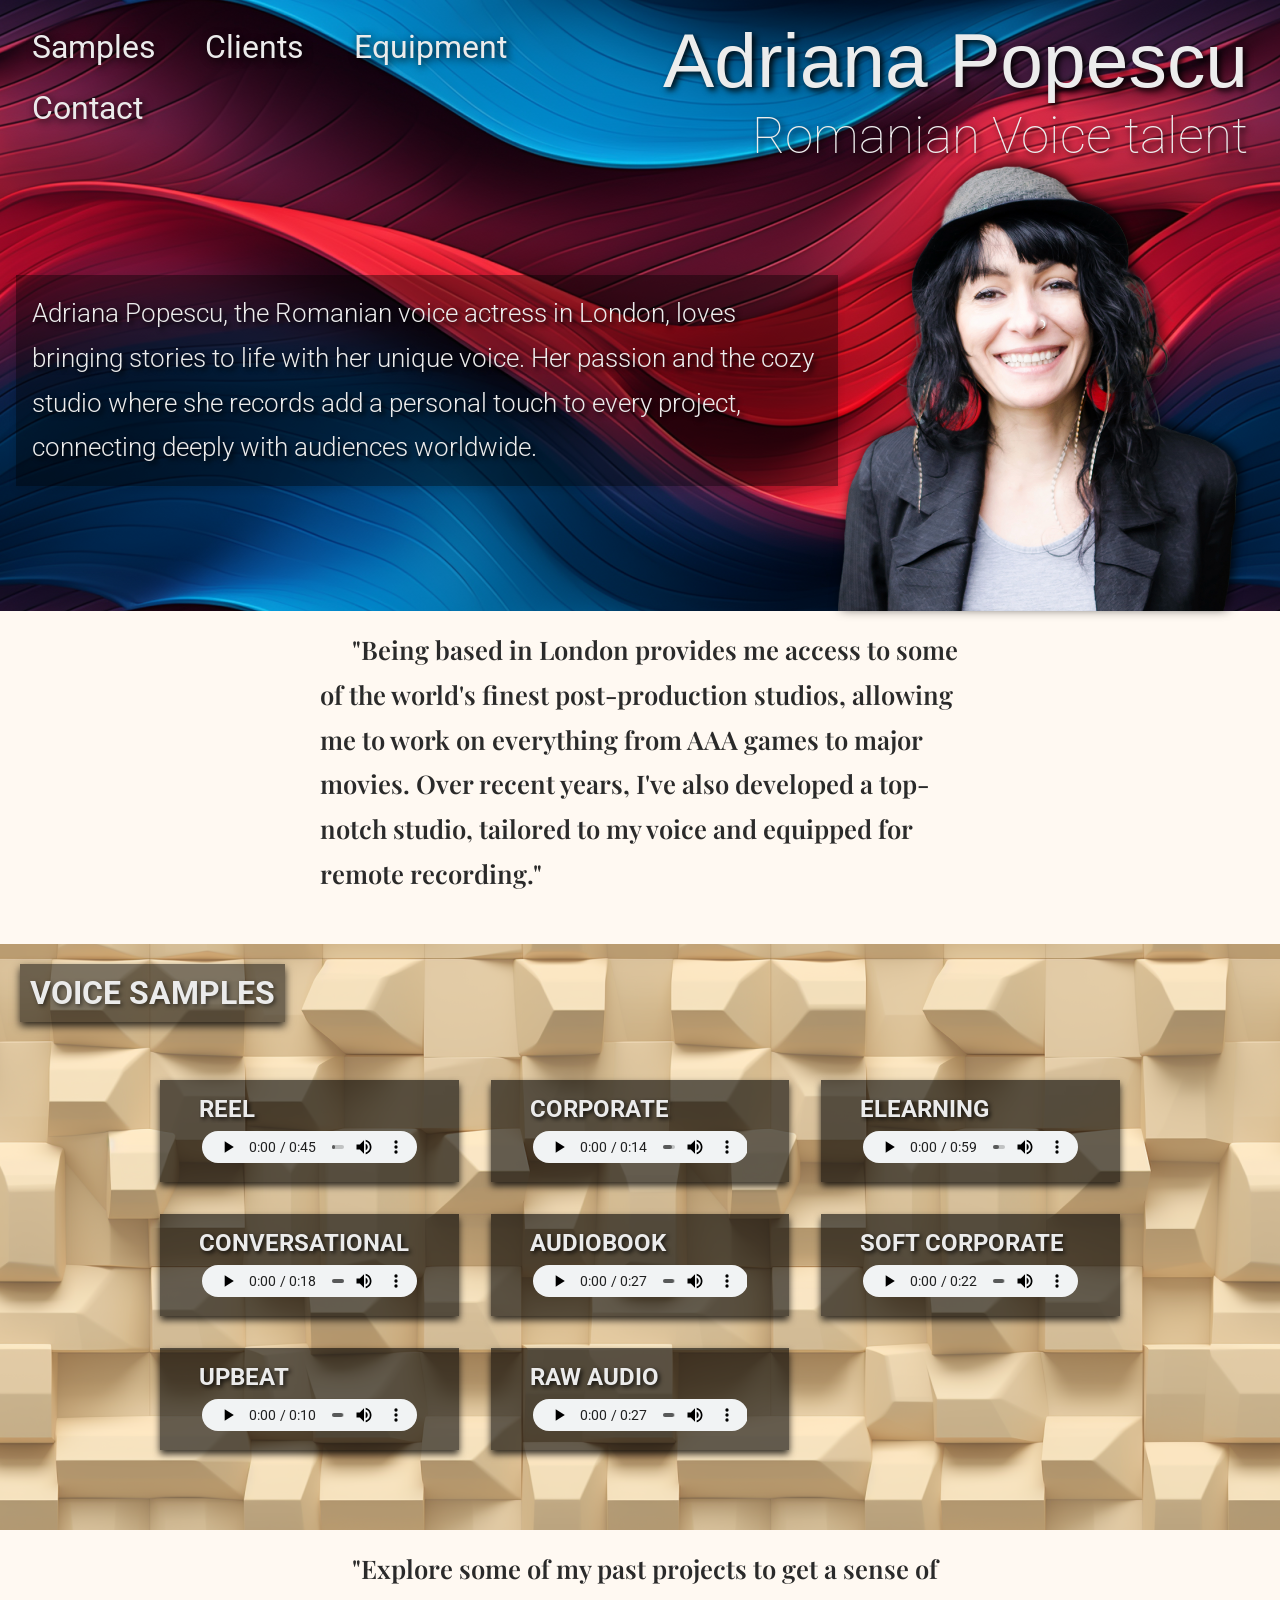
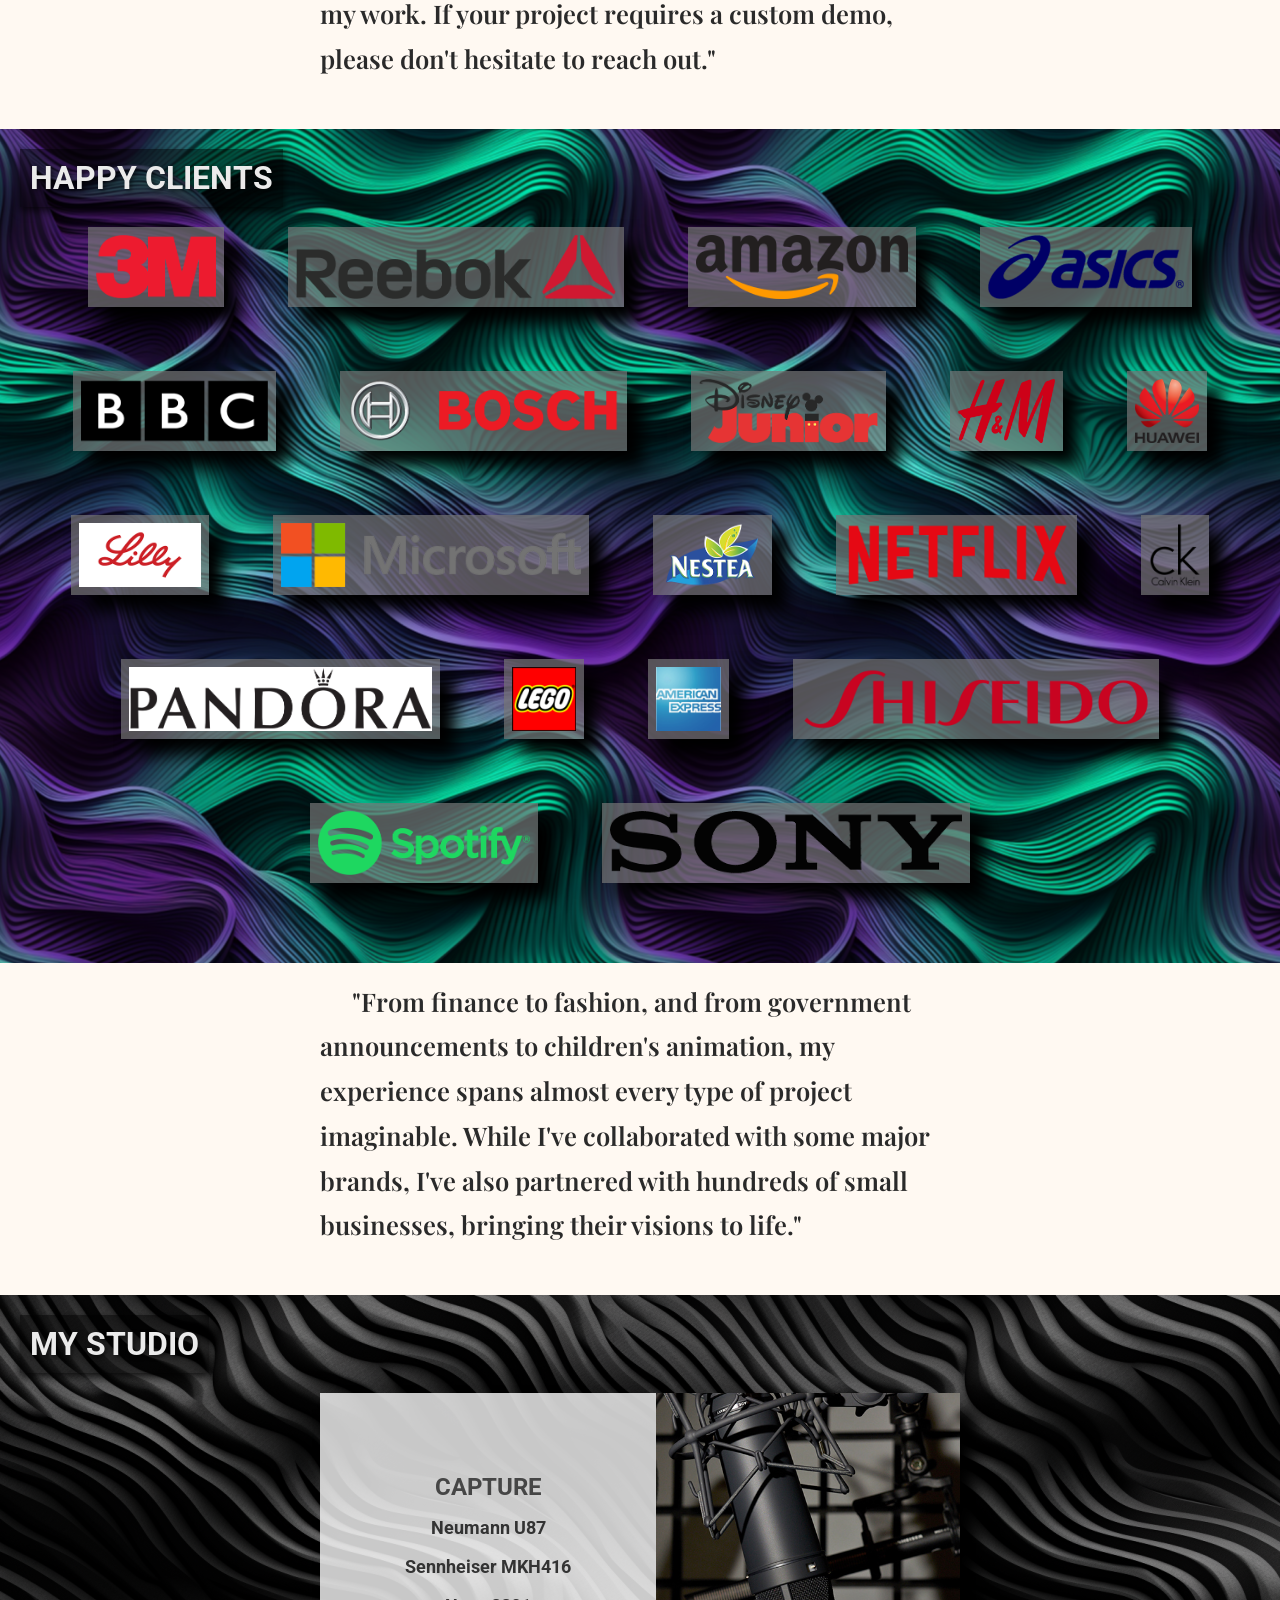
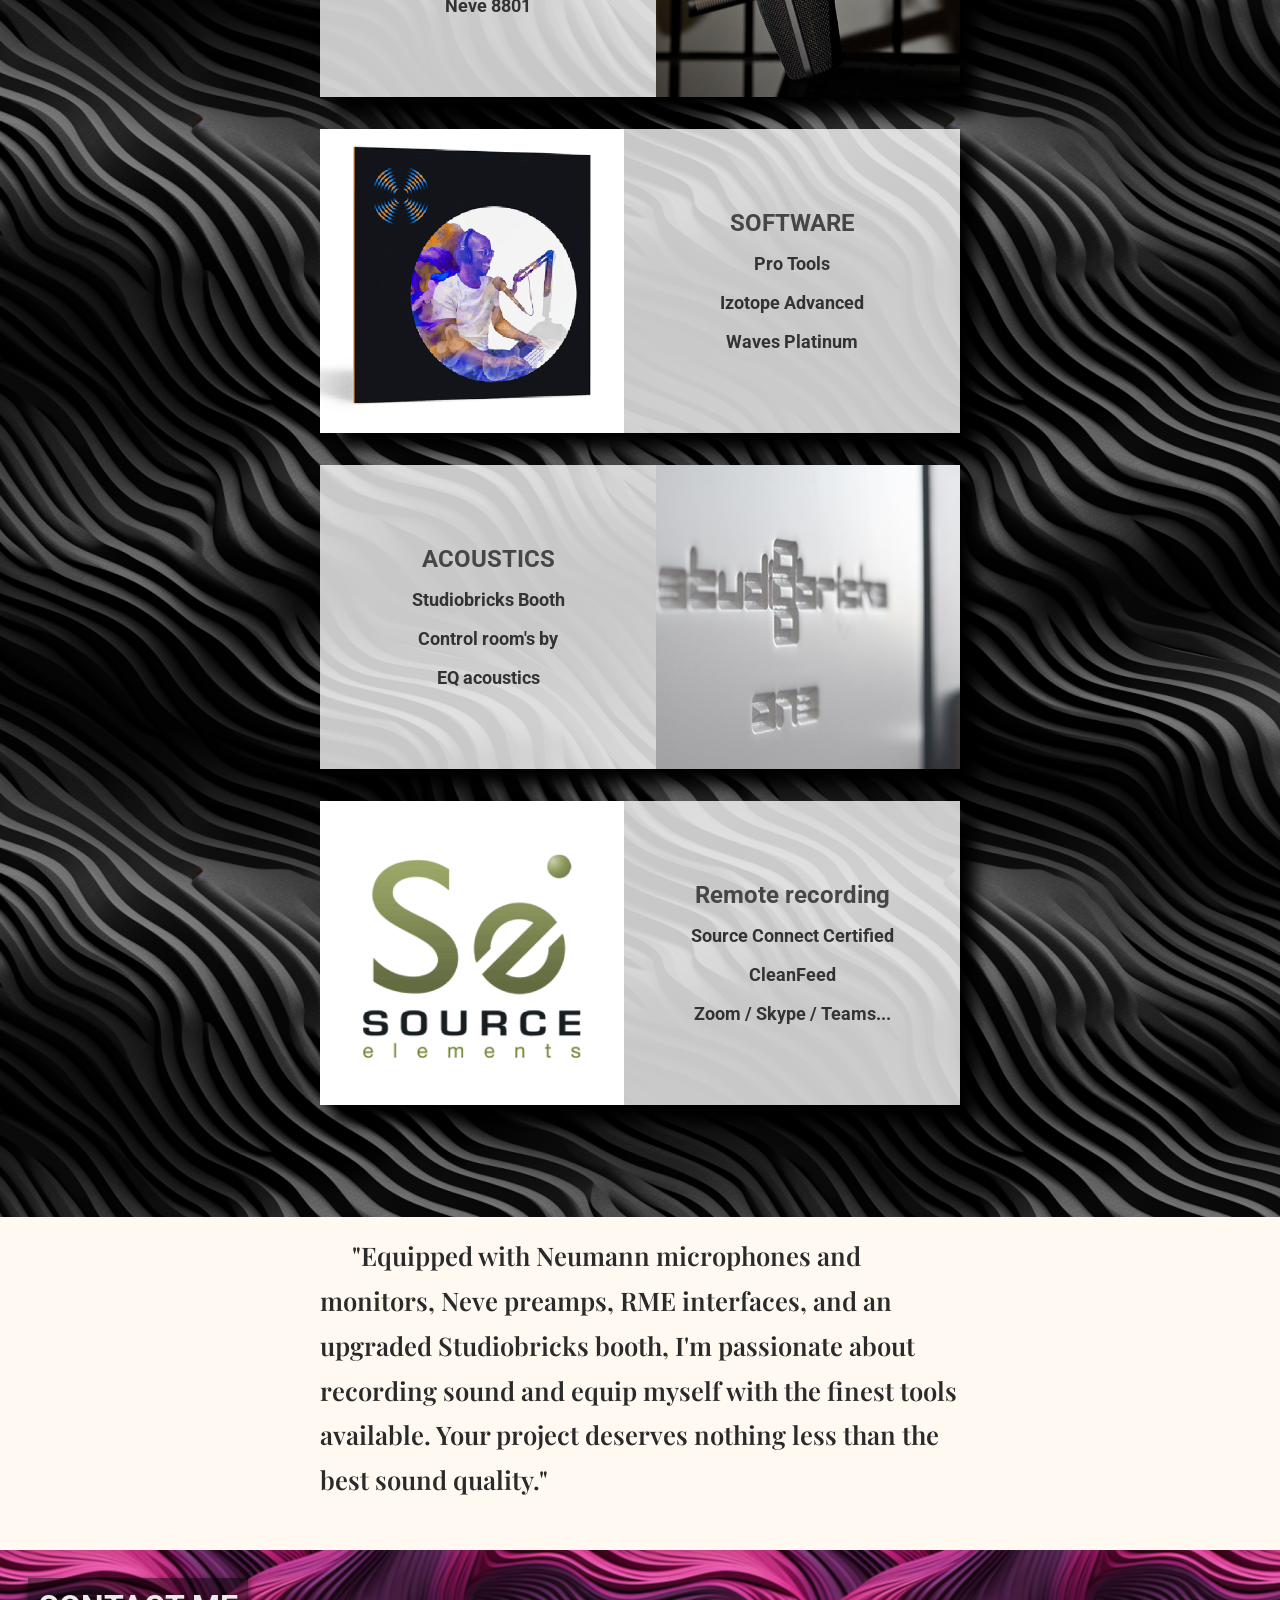
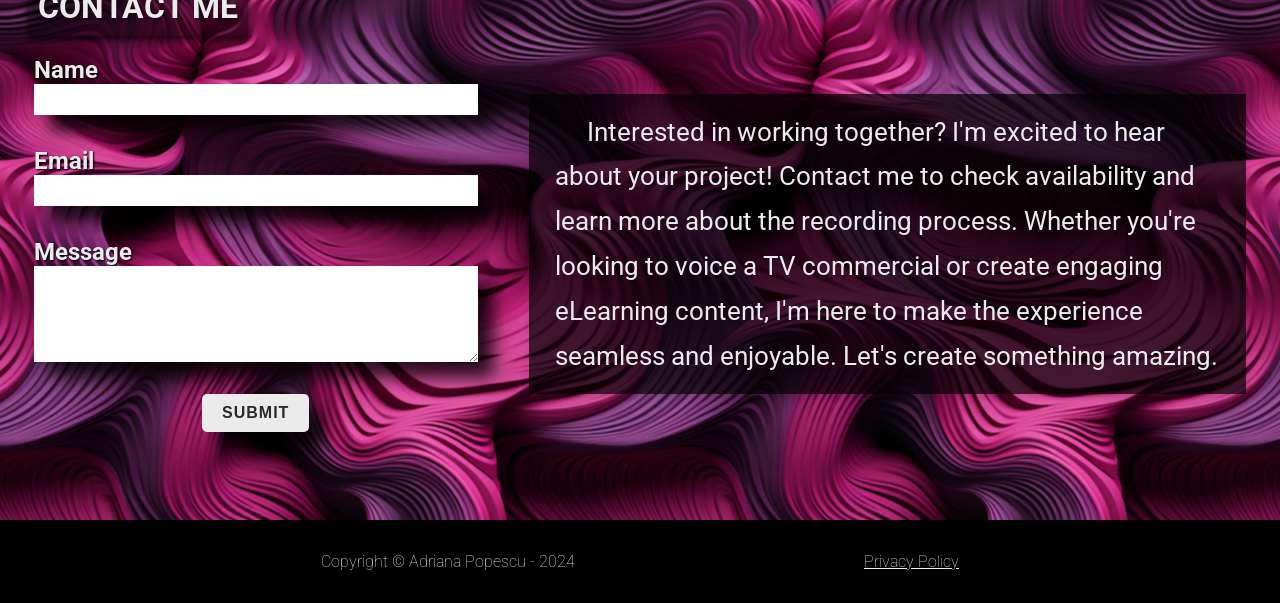
<file: index.html>
<!DOCTYPE html>
<html lang="en">
	<head>
		<meta charset="utf-8" />
		<meta name="viewport" content="width=device-width, initial-scale=1" />
		<!-- <link rel="icon" href="images/favicon.ico" /> -->

		<link rel="apple-touch-icon" sizes="180x180" href="images/favicon/apple-touch-icon.png" />
		<link rel="icon" type="image/png" sizes="32x32" href="images/favicon/favicon-32x32.png" />
		<link rel="icon" type="image/png" sizes="16x16" href="images/favicon/favicon-16x16.png" />
		<link rel="manifest" href="images/favicon/site.webmanifest" />
		<link rel="mask-icon" href="/safari-pinned-tab.svg" color="#5bbad5" />
		<meta name="msapplication-TileColor" content="#da532c" />
		<meta name="theme-color" content="#ffffff" />

		<title>Adriana Popescu - Romanian Voiceover</title>
		<link rel="stylesheet" href="styles/styles.css" />
		<meta
			name="description"
			content="Adriana Popescu is a professional voice actress providing high-quality voice-over services for corporate, commercial, and creative projects. Listen to voice samples and view a list of happy clients. Contact Adriana for voice-over work that brings your script to life."
		/>

		<link rel="preconnect" href="https://fonts.googleapis.com" />
		<link rel="preconnect" href="https://fonts.gstatic.com" crossorigin />
		<link
			href="https://fonts.googleapis.com/css2?family=Roboto:ital,wght@0,100;0,300;0,400;0,500;1,100;1,300;1,400;1,500&display=swap"
			rel="stylesheet"
		/>
		<link
			href="https://fonts.googleapis.com/css2?family=Playfair+Display:ital,wght@0,400;0,500;0,600;1,400;1,500;1,600&display=swap"
			rel="stylesheet"
		/>

		<meta http-equiv="Permissions-Policy" content="interest-cohort=()" />
		<script src="https://www.google.com/recaptcha/api.js?render=6Lfno2YpAAAAALbtYTqkzGW7Ls2n_aB7FqJmsd4Z"></script>
		<script>
			grecaptcha.ready(function () {
				grecaptcha.execute('6Lfno2YpAAAAALbtYTqkzGW7Ls2n_aB7FqJmsd4Z', { action: 'submit' }).then(function (token) {
					console.info('got token: ' + token)
					document.getElementById('g-recaptcha-response').value = token
				})
			})
		</script>
	</head>

	<body>
		<header>
			<nav>
				<div class="nav-links">
					<!-- Navigation Links -->
					<a href="#samples">Samples</a>
					<a href="#clients">Clients</a>
					<a href="#studio">Equipment</a>
					<a href="#contact">Contact</a>
				</div>
				<div class="logo">
					<h1><a href="#">Adriana Popescu</a></h1>
					<a class="subLogo">Romanian Voice talent</a>
				</div>
			</nav>
			<div class="branding">
				<article class="intro">
					Adriana Popescu, the Romanian voice actress in London, loves bringing stories to life with her unique voice.
					Her passion and the cozy studio where she records add a personal touch to every project, connecting deeply
					with audiences worldwide.
				</article>
				<img src="./images/backgrounds/soloAdrianaSmaller.png" alt="Adriana Popescu" class="face-image" />
			</div>
		</header>

		<section>
			<article class="extraText">
				"Being based in London provides me access to some of the world's finest post-production studios, allowing me to
				work on everything from AAA games to major movies. Over recent years, I've also developed a top-notch studio,
				tailored to my voice and equipped for remote recording."
			</article>
		</section>

		<!-- Voice Samples Section -->
		<section id="samples" class="bottomPadded">
			<h2>VOICE SAMPLES</h2>
			<!-- Replace these with your actual audio files -->
			<div class="samplesBox">
				<div class="sample">
					<h3>REEL</h3>
					<audio controls>
						<source src="./audios/Reel.mp3" type="audio/mpeg" />
						Your browser does not support the audio element.
					</audio>
				</div>
				<div class="sample">
					<h3>CORPORATE</h3>
					<audio controls>
						<source src="./audios/Corporate.mp3" type="audio/mpeg" />
						Your browser does not support the audio element.
					</audio>
				</div>
				<div class="sample">
					<h3>ELEARNING</h3>
					<audio controls>
						<source src="./audios/Elearning.mp3" type="audio/mpeg" />
						Your browser does not support the audio element.
					</audio>
				</div>
				<div class="sample">
					<h3>CONVERSATIONAL</h3>
					<audio controls>
						<source src="./audios/Conversational.mp3" type="audio/mpeg" />
						Your browser does not support the audio element.
					</audio>
				</div>
				<div class="sample">
					<h3>AUDIOBOOK</h3>
					<audio controls>
						<source src="./audios/Audiobook.mp3" type="audio/mpeg" />
						Your browser does not support the audio element.
					</audio>
				</div>
				<div class="sample">
					<h3>SOFT CORPORATE</h3>
					<audio controls>
						<source src="./audios/SoftCorporate.mp3" type="audio/mpeg" />
						Your browser does not support the audio element.
					</audio>
				</div>
				<div class="sample">
					<h3>UPBEAT</h3>
					<audio controls>
						<source src="./audios/Upbeat.mp3" type="audio/mpeg" />
						Your browser does not support the audio element.
					</audio>
				</div>
				<div class="sample">
					<h3>RAW AUDIO</h3>
					<audio controls>
						<source src="./audios/Raw.mp3" type="audio/mpeg" />
						Your browser does not support the audio element.
					</audio>
				</div>
			</div>
		</section>

		<section>
			<article class="extraText">
				"Explore some of my past projects to get a sense of my work. If your project requires a custom demo, please
				don't hesitate to reach out."
			</article>
		</section>

		<!-- Happy Clients Section -->
		<section id="clients" class="bottomPadded">
			<h2>HAPPY CLIENTS</h2>
			<div class="client-logos">
				<img class="client-image delay1" src="./images/clients/3M.png" alt="3M" />
				<img class="client-image delay1" src="./images/clients/Reebok.png" alt="Reebok" />
				<img class="client-image delay2" src="./images/clients/Amazon.png" alt="Amazon" />
				<img class="client-image delay4" src="./images/clients/ASICS.png" alt="ASICS" />
				<img class="client-image delay1" src="./images/clients/BBC.png" alt="BBC" />
				<img class="client-image delay2" src="./images/clients/Bosch.png" alt="Bosch" />
				<img class="client-image delay4" src="./images/clients/Disney-Junior.png" alt="Disney Junior" />
				<img class="client-image delay1" src="./images/clients/HM.png" alt="H&M" />
				<img class="client-image delay2" src="./images/clients/Huawei.png" alt="Huawei" />
				<img class="client-image delay4" src="./images/clients/Lilly.png" alt="Lilly" />
				<img class="client-image delay1" src="./images/clients/microsoft.png" alt="Microsoft" />
				<img class="client-image delay2" src="./images/clients/Nestea.png" alt="Nestea" />
				<img class="client-image delay3" src="./images/clients/Netflix.png" alt="Netflix" />
				<img class="client-image delay3" src="./images/clients/Calvin.png" alt="Calvin Klein" />
				<img class="client-image delay4" src="./images/clients/Pandora.jpg" alt="Pandora" />
				<img class="client-image delay3" src="./images/clients/LEGO.png" alt="LEGO" />
				<img class="client-image delay3" src="./images/clients/Amex.png" alt="American Express" />
				<img class="client-image delay2" src="./images/clients/Shiseido.png" alt="Shiseido" />
				<img class="client-image delay3" src="./images/clients/Spotify.png" alt="Spotify" />
				<img class="client-image delay4" src="./images/clients/Sony.png" alt="Sony" />
			</div>
		</section>

		<section>
			<article class="extraText">
				"From finance to fashion, and from government announcements to children's animation, my experience spans almost
				every type of project imaginable. While I've collaborated with some major brands, I've also partnered with
				hundreds of small businesses, bringing their visions to life."
			</article>
		</section>

		<!-- Equipment Section -->
		<section id="studio" class="bottomPadded">
			<h2>MY STUDIO</h2>
			<div class="studio-table">
				<div class="studio-row">
					<div class="studio-cell textItem">
						<h3>CAPTURE</h3>
						<p>Neumann U87</p>
						<p>Sennheiser MKH416</p>
						<p>Neve 8801</p>
					</div>
					<div class="studio-cell imageItem">
						<img src="./images/studio/Micros.jpg" alt="Capture Equipment" />
					</div>
				</div>
				<div class="studio-row">
					<div class="studio-cell imageItem">
						<img src="./images/studio/izotope.png" alt="Software" />
					</div>
					<div class="studio-cell textItem">
						<h3>SOFTWARE</h3>
						<p>Pro Tools</p>
						<p>Izotope Advanced</p>
						<p>Waves Platinum</p>
					</div>
				</div>
				<div class="studio-row">
					<div class="studio-cell textItem">
						<h3>ACOUSTICS</h3>
						<p>Studiobricks Booth</p>
						<p>Control room's by</p>
						<p>EQ acoustics</p>
					</div>
					<div class="studio-cell imageItem">
						<img src="./images/studio/Booth.jpg" alt="Acoustic treatment" />
					</div>
				</div>
				<div class="studio-row">
					<div class="studio-cell imageItem">
						<img src="./images/studio/Source-Connect.png" alt="Remote recording" />
					</div>
					<div class="studio-cell textItem">
						<h3>Remote recording</h3>
						<p>Source Connect Certified</p>
						<p>CleanFeed</p>
						<p>Zoom / Skype / Teams...</p>
					</div>
				</div>
			</div>
		</section>

		<section>
			<article class="extraText">
				"Equipped with Neumann microphones and monitors, Neve preamps, RME interfaces, and an upgraded Studiobricks
				booth, I'm passionate about recording sound and equip myself with the finest tools available. Your project
				deserves nothing less than the best sound quality."
			</article>
		</section>

		<!-- Contact Section -->
		<section id="contact">
			<h2>CONTACT ME</h2>
			<div class="formAndText bottomPadded">
				<form class="form-table" action="https://formspree.io/f/xeqyakbn" method="POST">
					<!--Neccesary for reCaptcha-->
					<input type="hidden" id="g-recaptcha-response" name="g-recaptcha-response" />
					<div class="form-line">
						<label for="name">Name</label>
						<input type="text" id="name" name="name" autocomplete="name" required />
					</div>
					<div class="form-line">
						<label for="email">Email</label>
						<input type="email" id="email" name="email" autocomplete="email" required />
					</div>
					<div class="form-line">
						<label for="message">Message</label>
						<textarea id="message" name="message" required></textarea>
					</div>
					<button type="submit">Submit</button>
				</form>
				<div class="formText">
					Interested in working together? I'm excited to hear about your project! Contact me to check availability and
					learn more about the recording process. Whether you're looking to voice a TV commercial or create engaging
					eLearning content, I'm here to make the experience seamless and enjoyable. Let's create something amazing.
				</div>
			</div>
		</section>

		<footer>
			<p style="text-align: center">Copyright &copy; Adriana Popescu - 2024</p>
			<a href="./privacy.html">Privacy Policy</a>
		</footer>
	</body>
</html>
</file>
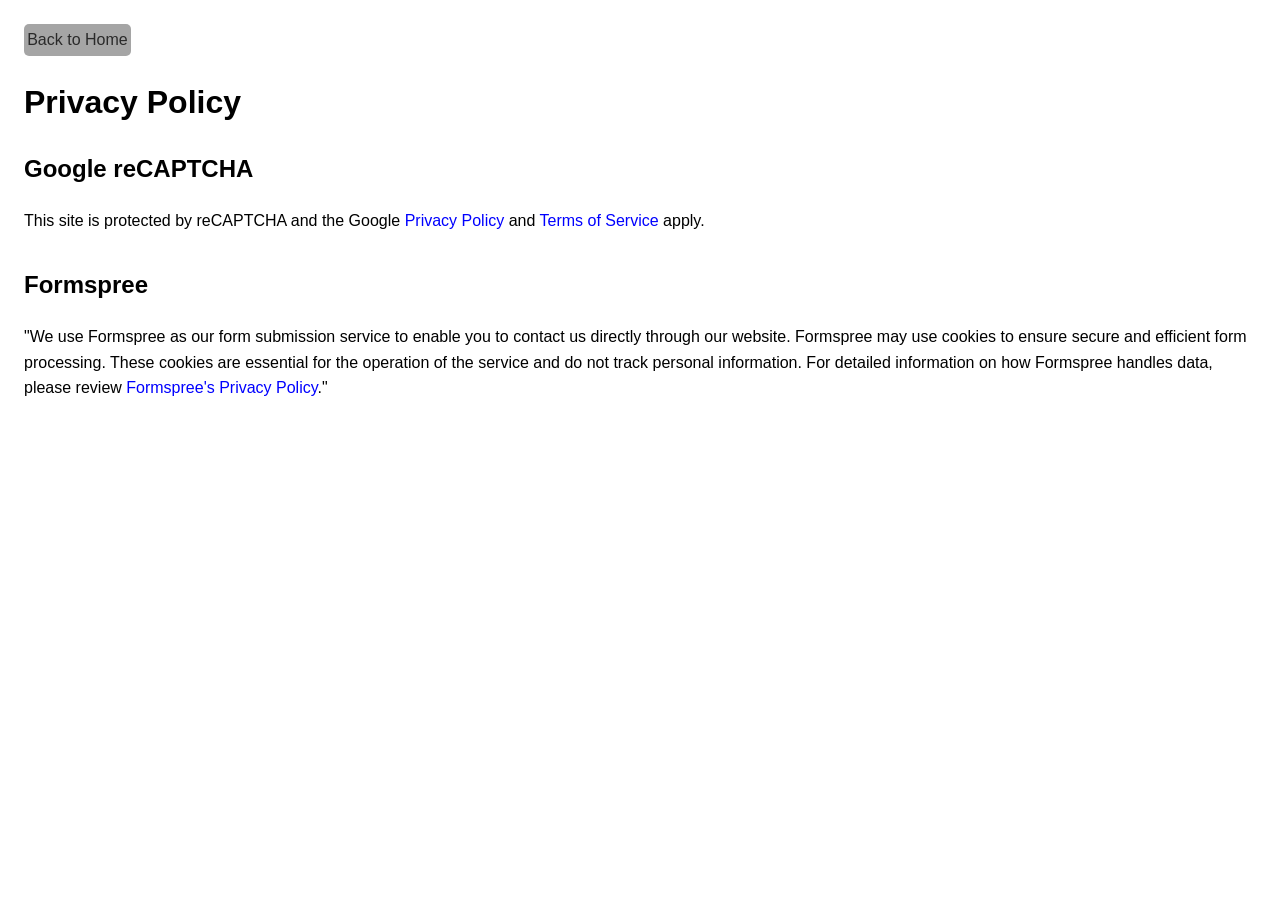
<file: privacy.html>
<!DOCTYPE html>
<html lang="en">
	<head>
		<meta charset="UTF-8" />
		<meta name="viewport" content="width=device-width, initial-scale=1.0" />
		<title>Privacy Policy</title>
		<style>
			body {
				font-family: Arial, sans-serif;
				padding: 1rem;
				line-height: 1.6;
			}
			.section {
				margin-bottom: 2rem;
			}
			.back-btn {
				color: #2a2a2a;
				text-decoration: none;
				display: inline-block;
				background-color: #a5a5a5;
				padding: 0.2rem;
				border-radius: 5px;
			}
			.back-btn:hover {
				background-color: #a51f62;
			}
			a {
				color: blue;
				text-decoration: none;
			}
		</style>
	</head>
	<body>
		<a href="index.html" class="back-btn">Back to Home</a>

		<h1>Privacy Policy</h1>

		<div class="section">
			<h2>Google reCAPTCHA</h2>
			<p>
				This site is protected by reCAPTCHA and the Google
				<a href="https://policies.google.com/privacy">Privacy Policy</a> and
				<a href="https://policies.google.com/terms">Terms of Service</a> apply.
			</p>
		</div>

		<div class="section">
			<h2>Formspree</h2>
			<p>
				"We use Formspree as our form submission service to enable you to contact us directly through our website.
				Formspree may use cookies to ensure secure and efficient form processing. These cookies are essential for the
				operation of the service and do not track personal information. For detailed information on how Formspree
				handles data, please review
				<a href="https://formspree.io/legal/privacy-policy" target="_blank">Formspree's Privacy Policy</a>."
			</p>
		</div>
	</body>
</html>
</file>
<file: styles/styles.css>
:root {
	--text-color: #ebebeb; /* Define a text color variable */
	--red: #a71414;
}

html {
	font-family: 'Roboto', sans-serif;
	scroll-behavior: smooth;
}

h1 {
	text-align: right;
	font-size: large;
	margin: 0rem;
	font-family: 'Raleway', sans-serif;
}

h2 {
	font-size: xx-large;
	font-weight: bolder;
	text-align: left;
	color: var(--text-color);
	text-shadow: 2px 2px 4px rgba(0, 0, 0, 0.5);
	padding: 10px;
	display: inline-block;
	box-shadow: 0 4px 8px rgba(0, 0, 0, 0.8); /* Subtle shadow for some depth */
	background: rgba(0, 0, 0, 0.5); /* Semi-transparent black background behind the text */
	margin: 20px;
}

h3 {
	color: var(--text-color);
	font-size: x-large;
	font-weight: bolder;
	text-align: left;
	margin-left: 1em;
	margin-right: 1em;
	margin-bottom: 0.5rem;
	margin-top: 0%;
}

header {
	display: flex; /* Use flexbox to layout children */
	flex-direction: column;
	justify-content: space-between; /* Space out nav and branding */
	background-image: url('../images/backgrounds/background_header.webp');
	padding: 1rem;
	padding-top: 1rem;
	padding-bottom: 0;
	/* border-bottom: 2rem solid #000000; */
}

.branding {
	display: flex;
	justify-content: space-between; /* Align the face image to the right */
	flex-wrap: wrap-reverse;
	width: 100%; /* Take up the remaining space */
}

.face-image {
	flex: 1;
	max-width: 25rem; /* Adjust width as needed */
	min-width: 12.5rem;
	object-fit: cover; /* Preserve aspect ratio without cropping */
	height: auto; /* Maintain aspect ratio */
	padding-right: 2vw;
	filter: drop-shadow(3px -3px 6px rgba(0, 0, 0, 0.8)); /* Example shadow */
}

nav {
	display: flex;
	justify-content: space-between;
	margin: 0;
	gap: 1vw;
}

.nav-links {
	flex: 1;
	display: flex;
	justify-content: space-between;
	gap: 1vw;
	flex-wrap: wrap;
	margin-bottom: 1rem;
	width: fit-content;
	padding-top: 0.75rem;
	padding-left: 1rem;
	padding-right: 1rem;
	padding-bottom: 0.75rem;
	border-radius: 1rem;
}

/* Styles for the navigation links */
.nav-links a {
	text-decoration: none; /* Remove underline from links */
	color: var(--text-color); /* Color of the nav links */
	font-weight: 400; /* Make the nav links bold */
	font-size: clamp(1rem, 3vw, 2rem);
	text-shadow: 2px 2px 8px #000000;
	transition: transform 0.3s ease, color 0.3s ease; /* Smooth transition for transform and color */
}

.nav-links a:hover {
	color: var(--red); /* Color when hovering over links */
	transform: scale(1.1); /* Zoom in effect */
}

.intro {
	flex: 1;
	box-shadow: 0 4px 8px rgba(0, 0, 0, 0.1); /* Subtle shadow for some depth */
	background: rgba(0, 0, 0, 0.4); /* Semi-transparent black background behind the text */
	text-shadow: 3px 3px 5px #000000;
	margin-bottom: 1rem;
	min-width: 10rem;
}

.logo {
	display: flex; /* Enable Flexbox */
	flex-direction: column; /* Stack children vertically */
	align-items: flex-end; /* Align items to the right */
	flex: 1.5;
	padding-right: 1rem;
}

.logo a {
	/* Adjust the size of the logo text */
	text-decoration: none; /* Remove underline from the logo link */
	color: #ececec; /* Logo text color */
	font-size: clamp(2rem, 6vw, 5rem);
	text-shadow: 3px 3px 6px #000000;
	padding: 0;
}

.logo .subLogo {
	font-size: clamp(1rem, 4vw, 4rem);
	text-align: right;
	font-weight: 100;
}

#samples {
	background-image: url('../images/backgrounds/background_samples.webp');
	background-repeat: repeat;
}

.samplesBox {
	display: grid;
	grid-template-columns: repeat(
		auto-fit,
		minmax(15rem, 1fr)
	); /* Creates as many columns as can fit, each at least 200px wide */
	justify-items: center; /* Center items horizontally */
	align-items: center; /* Center items vertically */
	gap: 2rem;
	max-width: 60rem;
	margin: 0 auto;
	padding-left: clamp(0.2rem, 6vw, 5rem);
	padding-right: clamp(0.2rem, 6vw, 5rem);
	padding-top: 3vw;
}

.sample {
	padding: 15px;
	box-shadow: 0 4px 7px rgba(0, 0, 0, 0.8); /* Subtle shadow for some depth */
	background: rgba(0, 0, 0, 0.6); /* Semi-transparent black background behind the text */
	text-shadow: 2px 2px 4px rgba(0, 0, 0, 0.8);
	text-align: center;
	max-width: 30rem; /* Set a max-width for the sample container */
	width: 100%;
	box-sizing: border-box; /* Include padding in the width calculation */
}

.sample h3 {
	white-space: nowrap; /* Prevents the text from wrapping to a new line */
	overflow: hidden; /* Hides the overflow text */
	text-overflow: ellipsis; /* Adds an ellipsis to indicate clipped text */
	max-width: 100%; /* Ensures the heading does not exceed the container width */
}

audio {
	width: 80%; /* Ensure audio controls take up the full width of their container */
	outline: none; /* Remove outline on focus for a cleaner look */
	height: 2rem;
}

#clients {
	background-image: url('../images/backgrounds/background_happyClients.webp');
	background-position: center;
	animation: slideBackground 70s linear infinite; /* Adjust time as needed */
}

@keyframes slideBackground {
	from {
		background-position: 0 0;
	}
	to {
		background-position: 87.5% 0;
	}
}

.client-logos {
	padding-left: 5vw;
	padding-right: 5vw;
	display: flex;
	flex-direction: row;
	flex-wrap: wrap;
	gap: clamp(2rem, 5vw, 5rem);
	align-items: center; /* Center children horizontally */
	justify-content: center; /* Center children vertically if there is height to distribute */
	text-align: center; /* Center text within children */
}

.client-image {
	height: clamp(2rem, 5vw, 5rem);
	width: auto;
	background: rgba(117, 117, 117, 0.7);
	box-shadow: 1rem 1rem 1rem rgba(0, 0, 0, 1);
	padding: 0.5rem;
	animation: waveMotion 7s infinite alternate ease-in-out; /* Apply the wave motion animation */
}

.delay1 {
	animation-delay: 10ms;
}
.delay2 {
	animation-delay: 1s;
}
.delay3 {
	animation-delay: 2s;
}
.delay4 {
	animation-delay: 3s;
}

@keyframes waveMotion {
	0%,
	100% {
		transform: translateX(0) scale(1); /* No movement, original scale */
	}
	50% {
		transform: translateX(0.2vw) scale(1.02); /* Move right and zoom in a little */
	}
	25%,
	75% {
		transform: translateX(-0.2vw) scale(0.98); /* Move left and zoom out a little */
	}
}

#studio {
	background-color: #c0c0c0;
	background-image: url('../images/backgrounds/background_studio.webp');
	background-repeat: repeat; /* Make sure the image repeats vertically */
	/* 
	animation: slideBackgroundTopToBottom 70s linear infinite; */
}
/* 
@keyframes slideBackgroundTopToBottom {
	from {
		background-position: 0 0;
	}
	to {
		background-position: 0 97.5%;
	}
} */

.studio-table {
	display: flex;
	flex-direction: column;
	align-items: center;
	flex-wrap: wrap;
	padding: 2rem;
	padding-top: 0;
	gap: 2rem;
	align-items: center; /* Center children horizontally */
	justify-content: center; /* Center children vertically if there is height to distribute */
	text-align: center; /* Center text within children */
}

.studio-row {
	display: flex;
	flex-direction: row;
	align-items: center; /* Center items in the flex container */
	flex-wrap: wrap;
	padding: 0;
	background: rgba(250 250, 250, 0.8); /* Change as needed */
	box-shadow: 1rem 1rem 1rem rgba(0, 0, 0, 1); /* shadow for depth */
	width: clamp(12rem, 60vw, 40rem); /* Responsive image width */
}

.studio-cell h3 {
	text-align: center;
	color: rgb(70, 70, 70);
	margin-top: 1rem;
	margin-bottom: 1rem;
}

.textItem {
	flex: 1;
	display: flex;
	flex-direction: column;
	text-align: center;
	justify-content: space-around;
	padding: 1rem;
}

.imageItem {
	flex: 1;
	height: auto;
}

.studio-cell img {
	width: 100%; /* Responsive image width */
	min-width: 12rem;
	height: auto; /* Maintain aspect ratio */
	display: block; /* This removes any extra space beneath the image */
	margin-bottom: 0; /* Remove any bottom margin from the image */
}

#contact {
	background-image: url('../images/backgrounds/background_contact.webp');
	padding: 0.5rem;
	background-position: center;
	animation: slideBackground 90s linear infinite; /* Adjust time as needed */
}

.formAndText {
	display: flex;
	flex-direction: row;
	margin-left: auto; /* Auto margin on left */
	margin-right: auto; /* Auto margin on right */
	align-items: center; /* Center children horizontally */
	justify-content: center;
	flex-wrap: wrap;
	padding-left: 2vw;
	padding-right: 2vw;
	gap: 4vw;
}

.form-table {
	flex: 1;
	display: flex;
	flex-direction: column;
	padding-top: 0;
	align-items: center; /* Center children horizontally */
	justify-content: center; /* Center children vertically if there is height to distribute */
	text-align: center; /* Center text within children */
	gap: 2rem;
	min-width: 15rem;
}

.form-line {
	display: flex;
	flex-wrap: wrap;
	width: 100%;
}

.formText {
	flex: 1.5;
	box-shadow: 0 4px 8px rgba(0, 0, 0, 0.1); /* Subtle shadow for some depth */
	background: rgba(0, 0, 0, 0.7); /* Semi-transparent black background behind the text */
	min-width: 12rem;
	padding: 1rem;
	text-align: left;
	align-self: center;
	color: var(--text-color);
	font-weight: 400;
	margin-top: 0em;
	padding-left: 2vw;
	padding-right: 2vw;
	font-size: clamp(1rem, 2vw, 2rem);
	line-height: 1.75;
	text-indent: 2rem;
}

label {
	font-weight: bold;
	font-size: x-large;
	color: var(--text-color);
	text-shadow: 1px 1px 2px #000000;
	white-space: nowrap;
	text-overflow: ellipsis;
	display: inline-block; /* Make label inline-block to respect width */
	max-width: 100%;
}

input,
textarea {
	border: none;
	max-width: 100%;
	width: 100%;
	padding: 0.5rem;
	box-shadow: 1rem 1rem 1rem rgba(0, 0, 0, 0.8); /* shadow for depth */
}

textarea {
	height: 6em;
}

button[type='submit'] {
	background-color: var(--text-color);
	color: #2a2a2a; /* Set the text color to a dark shade for contrast */
	border: none; /* Remove the default border */
	padding: 10px 20px; /* Add some padding to increase the size */
	font-size: 1rem; /* Set the font size */
	font-weight: bold; /* Make the text bold */
	border-radius: 5px; /* Round the corners of the button */
	cursor: pointer; /* Change the cursor to a pointer to indicate it's clickable */
	transition: background-color 0.3s ease; /* Smooth transition for the background color */
	box-shadow: 0 2px 4px rgba(0, 0, 0, 0.2); /* Add a subtle shadow for depth */
	text-transform: uppercase; /* Optional: transform text to uppercase */
	letter-spacing: 1px; /* Optional: increase letter spacing for better readability */
	box-shadow: 1rem 1rem 1rem rgba(0, 0, 0, 0.8);
}

button[type='submit']:hover {
	background-color: #a51f62; /* Lighten the background color on hover */
}

.bottomPadded {
	margin-bottom: 0rem;
	padding-bottom: 5rem;
}

p {
	color: #333;
	font-size: large;
	font-weight: bold;
	margin-top: 0em;
	padding: 0rem;
}

article {
	/* flex: 1; */
	padding: 1rem;
	text-align: left;
	align-self: center;
	color: #ebebeb;
	font-weight: 300;
	/* font-style: italic; */
	font-size: clamp(1rem, 2vw, 2rem);
	line-height: 1.75;
}

.extraText {
	color: #2a2a2a;
	text-align: left;
	margin: 0 auto;
	width: clamp(12rem, 60vw, 40rem);
	font-size: clamp(1rem, 2vw, 1.75rem);
	font-family: 'Playfair Display', serif;
	font-weight: 600;
	/* font-style: italic;  */
	text-indent: 2rem;
	padding-bottom: 3rem;
}

body {
	margin: 0em;
}

section {
	background-color: rgb(255, 249, 242);
}

img {
	margin: 0;
}

footer {
	padding: 2rem;
	justify-content: space-evenly;
	background-color: #000000;
	display: flex;
}
footer p,
a {
	color: var(--text-color);
	margin: 0;
	font-weight: 100;
	font-size: medium;
}

.grecaptcha-badge {
	visibility: hidden;
}

@media all and (pointer: none), (pointer: coarse) {
	.nav-links a {
		font-size: 0.7rem;
	}
	.nav-links {
		flex: 0.1;
		display: flex;
		gap: 0.8rem;
		flex-wrap: wrap;
		display: none;
	}
	.logo {
		white-space: nowrap; /* Prevents the text from wrapping */
	}
	.sample h3 {
		font-size: medium;
	}
	footer p,
	a {
		font-size: small;
	}
}
</file>
